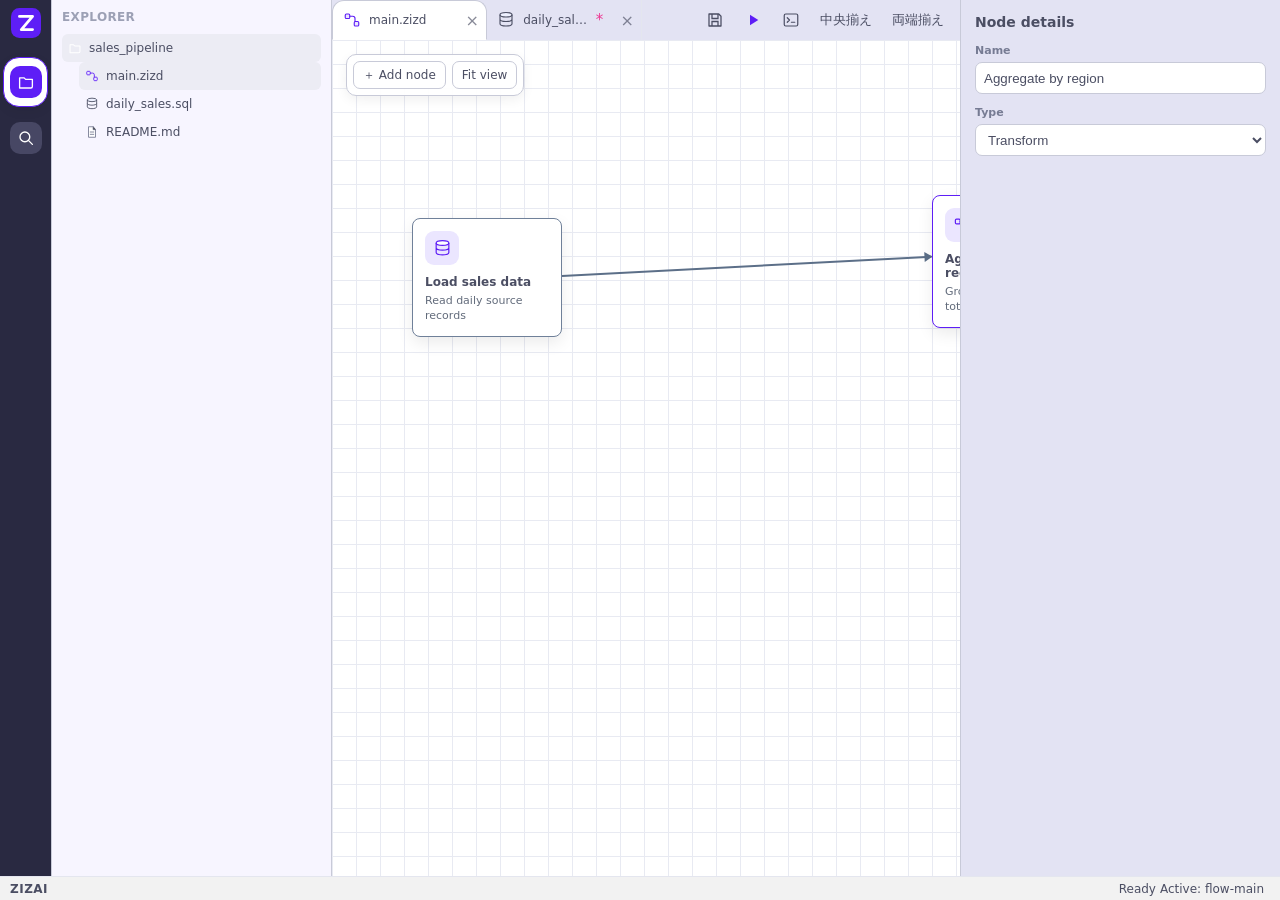
<file: sample/index.html>
<!doctype html>
<html lang="ja">
<head>
  <meta charset="utf-8">
  <meta name="viewport" content="width=device-width, initial-scale=1">
  <title>AppShell sample</title>
  <link rel="stylesheet" href="../src/00_tokens.css">
  <link rel="stylesheet" href="../src/ui-shell.css">
  <link rel="stylesheet" href="./sample.css">
</head>
<body>
  <div id="app-shell-root"></div>

  <script src="../src/shell_types.js"></script>
  <script src="../src/shell_events.js"></script>
  <script src="../src/shell_dom.js"></script>
  <script src="../src/shell_layout.js"></script>
  <script src="../src/shell_regions.js"></script>
  <script src="../src/shell_tabs.js"></script>
  <script src="../src/shell_tab_interactions.js"></script>
  <script src="../src/shell_activitybar.js"></script>
  <script src="../src/shell_shortcuts.js"></script>
  <script src="../src/app_shell.js"></script>
  <script src="./sample.js"></script>
</body>
</html>
</file>
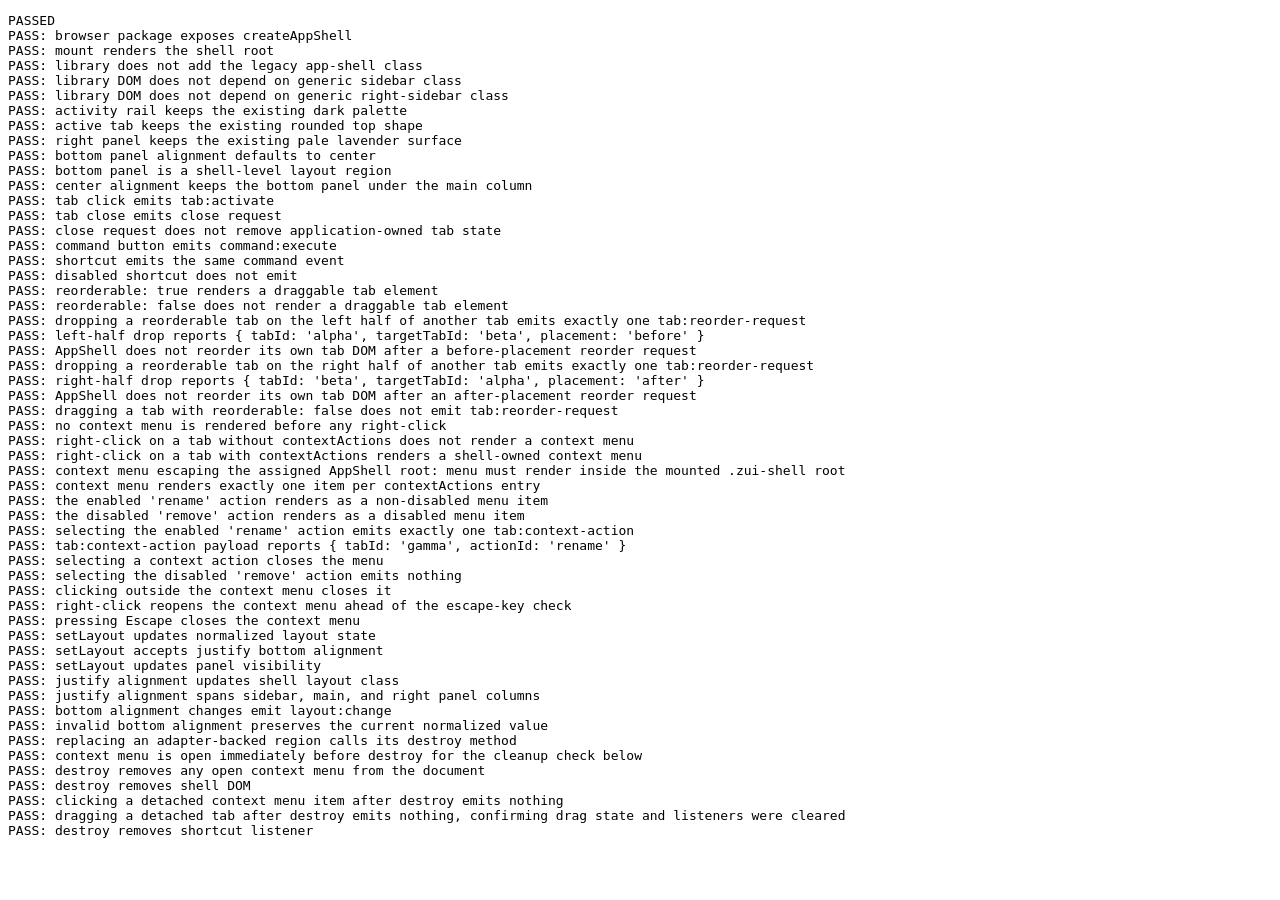
<file: test/index.html>
<!doctype html>
<html lang="ja">
<head>
  <meta charset="utf-8">
  <meta name="viewport" content="width=device-width, initial-scale=1">
  <title>AppShell browser tests</title>
  <link rel="stylesheet" href="../src/00_tokens.css">
  <link rel="stylesheet" href="../src/ui-shell.css">
</head>
<body>
  <div id="test-root"></div>
  <pre id="test-result" data-status="running">RUNNING</pre>

  <script src="../src/shell_types.js"></script>
  <script src="../src/shell_events.js"></script>
  <script src="../src/shell_dom.js"></script>
  <script src="../src/shell_layout.js"></script>
  <script src="../src/shell_regions.js"></script>
  <script src="../src/shell_tabs.js"></script>
  <script src="../src/shell_tab_interactions.js"></script>
  <script src="../src/shell_activitybar.js"></script>
  <script src="../src/shell_shortcuts.js"></script>
  <script src="../src/app_shell.js"></script>
  <script src="./browser.test.js"></script>
</body>
</html>
</file>
<file: src/00_tokens.css>
.zui-shell {
  --surface-page: #fffefe;
  --surface-page2: #fcfcfc;
  --surface-base: #f2f2f2;
  --surface-subtle: #ffffff;
  --surface-hover: #ececf4;
  --surface-sidebar: #292941;
  --surface-workspace: #f7f5ff;
  --surface-workspace-rail: #e3e3f3;
  --surface-activity-icon: #474764;

  --text-primary: #4b4e63;
  --text-secondary: #9ca0b5;
  --text-muted: #767b93;
  --text-on-dark: #ffffff;

  --brand-700: #5e1ef6;
  --brand-600: #5e1ef6;
  --brand-100: #ebe6ff;
  --brand-500: #ec3691;

  --border-default: #c8cad8;
  --border-divider: #e4e6ef;

  --alpha-shadow-06: rgba(0, 0, 0, 0.06);
  --shadow-soft-weak: 0 4px 12px var(--alpha-shadow-06);

  --zui-font-sans: system-ui, -apple-system, "Segoe UI", Roboto, "Noto Sans JP", sans-serif;
  --zui-font-mono: ui-monospace, SFMono-Regular, Menlo, Consolas, monospace;
}
</file>
<file: src/ui-shell.css>
.zui-shell {
  --zui-activitybar-width: 52px;
  --zui-sidebar-width: 280px;
  --zui-right-panel-width: 320px;
  --zui-bottom-panel-height: 220px;
  --zui-topbar-height: 40px;
  --zui-statusbar-height: 24px;
  --zui-topbar-track: 0px;
  --zui-activitybar-track: 0px;
  --zui-sidebar-track: 0px;
  --zui-right-panel-track: 0px;
  --zui-bottom-panel-track: 0px;
  --zui-statusbar-track: 0px;

  width: 100%;
  min-width: 0;
  min-height: 100vh;
  display: grid;
  grid-template-columns:
    var(--zui-activitybar-track)
    var(--zui-sidebar-track)
    minmax(0, 1fr)
    var(--zui-right-panel-track);
  grid-template-rows:
    var(--zui-topbar-track)
    minmax(0, 1fr)
    var(--zui-bottom-panel-track)
    var(--zui-statusbar-track);
  grid-template-areas:
    "topbar topbar topbar topbar"
    "activity sidebar main right"
    "activity sidebar bottom right"
    "status status status status";
  overflow: hidden;
  background: var(--surface-workspace);
  color: var(--text-primary);
  font-family: var(--zui-font-sans);
  font-size: 13px;
}

.zui-shell.has-topbar {
  --zui-topbar-track: var(--zui-topbar-height);
}

.zui-shell.has-activitybar {
  --zui-activitybar-track: var(--zui-activitybar-width);
}

.zui-shell.has-statusbar {
  --zui-statusbar-track: var(--zui-statusbar-height);
}

.zui-shell.is-sidebar-visible {
  --zui-sidebar-track: var(--zui-sidebar-width);
}

.zui-shell.is-right-panel-visible {
  --zui-right-panel-track: var(--zui-right-panel-width);
}

.zui-shell.is-bottom-panel-visible {
  --zui-bottom-panel-track: var(--zui-bottom-panel-height);
}

.zui-shell.is-bottom-panel-justify {
  grid-template-areas:
    "topbar topbar topbar topbar"
    "activity sidebar main right"
    "activity bottom bottom bottom"
    "status status status status";
}

.zui-shell__topbar {
  grid-area: topbar;
  min-width: 0;
  display: flex;
  align-items: center;
  justify-content: space-between;
  border-bottom: 1px solid var(--border-divider);
  background: var(--surface-workspace-rail);
}

.zui-shell__activitybar {
  grid-area: activity;
  min-width: 0;
  min-height: 0;
  padding: 5px 3px;
  display: flex;
  flex-direction: column;
  gap: 10px;
  overflow: hidden;
  border-right: 1px solid var(--border-default);
  background: var(--surface-sidebar);
  color: var(--text-on-dark);
  contain: paint;
  isolation: isolate;
}

.zui-shell__sidebar {
  grid-area: sidebar;
  position: relative;
  min-width: 0;
  min-height: 0;
  overflow: hidden;
  border-right: 1px solid var(--border-default);
  background: var(--surface-workspace);
}

.zui-shell__main {
  grid-area: main;
  min-width: 0;
  min-height: 0;
  display: grid;
  grid-template-rows: auto minmax(0, 1fr);
  overflow: hidden;
  background: var(--surface-workspace);
}

.zui-shell__right-panel {
  grid-area: right;
  position: relative;
  min-width: 0;
  min-height: 0;
  overflow: hidden;
  border-left: 1px solid var(--border-default);
  background: var(--surface-workspace-rail);
}

.zui-shell__bottom-panel {
  grid-area: bottom;
  grid-column: 3 / 4;
  position: relative;
  min-width: 0;
  min-height: 0;
  overflow: hidden;
  border-top: 1px solid var(--border-default);
  background: var(--surface-subtle);
}

.zui-shell.is-bottom-panel-justify .zui-shell__bottom-panel {
  grid-column: 2 / 5;
}

.zui-shell__statusbar {
  grid-area: status;
  min-width: 0;
  display: flex;
  align-items: center;
  justify-content: space-between;
  gap: 8px;
  padding: 0 8px;
  overflow: hidden;
  border-top: 1px solid var(--border-divider);
  background: var(--surface-base);
  font-size: 12px;
}

.zui-shell__region-content {
  min-width: 0;
  min-height: 0;
}

.zui-shell__topbar > .zui-shell__region-content,
.zui-shell__statusbar > .zui-shell__region-content {
  flex: 1 1 auto;
  overflow: hidden;
}

.zui-shell__activitybar > .zui-shell__region-content {
  flex: 0 0 auto;
}

.zui-shell__main-content,
.zui-shell__bottom-panel > .zui-shell__region-content,
.zui-shell__right-panel > .zui-shell__region-content,
.zui-shell__sidebar > .zui-shell__region-content {
  width: 100%;
  height: 100%;
  overflow: auto;
}

.zui-shell__tabbar {
  min-width: 0;
  min-height: 40px;
  display: flex;
  align-items: stretch;
  justify-content: space-between;
  overflow: hidden;
  border-bottom: 0;
  background: var(--surface-workspace-rail);
  user-select: none;
}

.zui-shell__tabs {
  min-width: 0;
  display: flex;
  align-items: stretch;
  overflow-x: auto;
  overflow-y: hidden;
  scrollbar-width: thin;
}

.zui-shell__tab {
  flex: 0 1 220px;
  min-width: 120px;
  max-width: 280px;
  height: 40px;
  display: flex;
  align-items: stretch;
  border-right: 1px solid var(--border-divider);
  background: var(--surface-workspace-rail);
}

.zui-shell__tab.is-active {
  position: relative;
  z-index: 1;
  margin-bottom: -1px;
  border-top: 1px solid var(--border-default);
  border-right: 1px solid var(--border-default);
  border-bottom: 1px solid var(--surface-subtle);
  border-left: 1px solid var(--border-default);
  border-top-left-radius: 12px;
  border-top-right-radius: 12px;
  background: var(--surface-subtle);
}

.zui-shell__tab-activate {
  min-width: 0;
  flex: 1 1 auto;
  display: flex;
  align-items: center;
  gap: 8px;
  padding: 0 10px;
  overflow: hidden;
  border: 0;
  border-radius: inherit;
  background: transparent;
  color: inherit;
  font: inherit;
  cursor: pointer;
}

.zui-shell__tab-title {
  min-width: 0;
  flex: 1 1 auto;
  overflow: hidden;
  text-align: left;
  text-overflow: ellipsis;
  white-space: nowrap;
  font-size: 12px;
}

.zui-shell__tab-icon,
.zui-shell__command-icon,
.zui-shell__activity-icon {
  flex: 0 0 auto;
  width: 18px;
  height: 18px;
  display: block;
  object-fit: contain;
}

.zui-shell__tab-dirty {
  flex: 0 0 auto;
  color: var(--brand-500);
  font-size: 15px;
  line-height: 1;
}

.zui-shell__tab-badge,
.zui-shell__activity-badge {
  min-width: 16px;
  padding: 1px 4px;
  border-radius: 8px;
  background: var(--brand-600);
  color: var(--text-on-dark);
  font-size: 10px;
  line-height: 14px;
  text-align: center;
}

.zui-shell__tab-close,
.zui-shell__command,
.zui-shell__activity {
  border: 0;
  font-family: var(--zui-font-sans);
  cursor: pointer;
}

.zui-shell__tab-close {
  flex: 0 0 auto;
  width: 28px;
  padding: 0;
  border-radius: 0 10px 0 0;
  background: transparent;
  color: inherit;
  font-size: 16px;
  opacity: 0.66;
}

.zui-shell__tab-close:hover {
  background: var(--surface-hover);
  opacity: 1;
}

.zui-shell__tab-context-menu {
  position: fixed;
  z-index: 1000;
  min-width: 160px;
  padding: 4px;
  display: flex;
  flex-direction: column;
  gap: 2px;
  border: 1px solid var(--border-default);
  border-radius: 8px;
  background: var(--surface-base);
  box-shadow: var(--shadow-soft-weak);
}

.zui-shell__tab-context-menu-item {
  border: 0;
  border-radius: 6px;
  padding: 6px 10px;
  background: transparent;
  color: inherit;
  font: inherit;
  text-align: left;
  cursor: pointer;
}

.zui-shell__tab-context-menu-item:hover:not(:disabled) {
  background: var(--surface-hover);
}

.zui-shell__tab-context-menu-item:disabled {
  cursor: default;
  opacity: 0.45;
}

.zui-shell__commands,
.zui-shell__status-items {
  min-width: 0;
  display: flex;
  align-items: center;
  gap: 4px;
}

.zui-shell__tabbar > .zui-shell__commands {
  flex: 0 0 auto;
  padding: 4px 8px;
}

.zui-shell__command {
  min-width: 32px;
  min-height: 32px;
  display: inline-flex;
  align-items: center;
  justify-content: center;
  gap: 6px;
  padding: 4px 8px;
  border-radius: 8px;
  background: transparent;
  color: inherit;
}

.zui-shell__command:hover:not(:disabled) {
  background: var(--surface-hover);
}

.zui-shell__command:disabled {
  cursor: default;
  opacity: 0.45;
}

.zui-shell__activities {
  flex: 1 1 auto;
  min-height: 0;
  display: flex;
  flex-direction: column;
  align-items: stretch;
  gap: 6px;
}

.zui-shell__activity {
  position: relative;
  width: 100%;
  min-height: 50px;
  display: inline-flex;
  align-items: center;
  justify-content: center;
  padding: 3px 2px;
  border: 1px solid transparent;
  border-radius: 16px;
  background: transparent;
  color: var(--text-on-dark);
}

.zui-shell__activity:hover:not(:disabled) {
  background: rgba(255, 255, 255, 0.10);
}

.zui-shell__activity.is-active {
  border-color: var(--brand-600);
  background: var(--surface-subtle);
  box-shadow: var(--shadow-soft-weak);
}

.zui-shell__activity.is-active .zui-shell__activity-icon,
.zui-shell__activity.is-active .zui-shell__activity-fallback {
  background: var(--brand-600);
  color: var(--text-on-dark);
}

.zui-shell__activity-icon,
.zui-shell__activity-fallback {
  width: 32px;
  height: 32px;
  display: inline-flex;
  align-items: center;
  justify-content: center;
  border-radius: 10px;
  background: var(--surface-activity-icon);
  color: var(--text-on-dark);
  font-size: 12px;
  font-weight: 700;
}

.zui-shell__activity-icon {
  padding: 7px;
}

.zui-shell__activity-badge {
  position: absolute;
  right: 2px;
  bottom: 2px;
}

.zui-shell__status-item {
  min-width: 0;
  overflow: hidden;
  text-overflow: ellipsis;
  white-space: nowrap;
}

.zui-shell__resizer {
  position: absolute;
  z-index: 5;
}

.zui-shell__resizer--sidebar {
  top: 0;
  right: 0;
  width: 8px;
  height: 100%;
  cursor: ew-resize;
}

.zui-shell__resizer--right {
  top: 0;
  left: 0;
  width: 8px;
  height: 100%;
  cursor: ew-resize;
}

.zui-shell__resizer--bottom {
  top: 0;
  left: 0;
  width: 100%;
  height: 8px;
  cursor: ns-resize;
}

.zui-shell__resizer:hover {
  background: rgba(94, 30, 246, 0.18);
}

.zui-shell :is(button, [tabindex]):focus-visible {
  outline: 2px solid var(--brand-600);
  outline-offset: -2px;
}

.zui-shell-resizing {
  cursor: default;
  user-select: none;
}

.zui-shell [hidden] {
  display: none !important;
}
</file>
<file: sample/sample.css>
* {
  box-sizing: border-box;
}

html,
body,
#app-shell-root {
  width: 100%;
  height: 100%;
  margin: 0;
  overflow: hidden;
}

body {
  background: #f7f5ff;
}

#app-shell-root .zui-shell {
  min-height: 100%;
  height: 100%;
}

.sample-brand {
  width: 100%;
  min-height: 42px;
  display: flex;
  align-items: center;
  justify-content: center;
  padding: 2px 0 8px;
}

.sample-brand img {
  width: 30px;
  height: 30px;
}

.sample-sidebar {
  min-height: 100%;
  padding: 10px;
  color: #4b4e63;
  background: #f7f5ff;
}

.sample-section-title {
  margin: 0 0 10px;
  font-size: 12px;
  font-weight: 700;
  letter-spacing: 0.03em;
  color: #9ca0b5;
  text-transform: uppercase;
}

.sample-tree,
.sample-tree ul {
  margin: 0;
  padding: 0;
  list-style: none;
}

.sample-tree ul {
  padding-left: 17px;
}

.sample-tree-item {
  min-height: 28px;
  display: flex;
  align-items: center;
  gap: 7px;
  padding: 4px 6px;
  border-radius: 6px;
  font-size: 12px;
}

.sample-tree-item:hover,
.sample-tree-item.is-current {
  background: #ececf4;
}

.sample-tree-item img {
  width: 14px;
  height: 14px;
}

.sample-canvas {
  position: relative;
  width: 100%;
  height: 100%;
  min-height: 0;
  overflow: hidden;
  background-color: #ffffff;
  background-image:
    linear-gradient(#e8eaf2 1px, transparent 1px),
    linear-gradient(90deg, #e8eaf2 1px, transparent 1px);
  background-size: 24px 24px;
}

.sample-canvas-toolbar {
  position: absolute;
  top: 14px;
  left: 14px;
  z-index: 2;
  display: flex;
  align-items: center;
  gap: 6px;
  padding: 6px;
  border: 1px solid #c8cad8;
  border-radius: 10px;
  background: rgba(255, 255, 255, 0.94);
  box-shadow: 0 4px 12px rgba(0, 0, 0, 0.06);
}

.sample-canvas-toolbar button {
  height: 28px;
  padding: 0 9px;
  border: 1px solid #c8cad8;
  border-radius: 7px;
  background: #ffffff;
  color: #4b4e63;
  font: 12px system-ui, sans-serif;
}

.sample-flow-line {
  position: absolute;
  top: 235px;
  left: 230px;
  width: 370px;
  height: 2px;
  background: #5c6f88;
  transform: rotate(-3deg);
  transform-origin: left center;
}

.sample-flow-line::after {
  content: "";
  position: absolute;
  top: -4px;
  right: -1px;
  border-top: 5px solid transparent;
  border-bottom: 5px solid transparent;
  border-left: 8px solid #5c6f88;
}

.sample-node {
  position: absolute;
  width: 150px;
  min-height: 112px;
  padding: 12px;
  border: 1px solid #6f8099;
  border-radius: 8px;
  background: #ffffff;
  box-shadow: 0 6px 16px rgba(0, 0, 0, 0.08);
}

.sample-node--source {
  top: 178px;
  left: 80px;
}

.sample-node--transform {
  top: 155px;
  left: 600px;
  border-color: #5e1ef6;
}

.sample-node-icon {
  width: 34px;
  height: 34px;
  display: flex;
  align-items: center;
  justify-content: center;
  margin-bottom: 10px;
  border-radius: 9px;
  background: #ebe6ff;
}

.sample-node-icon img {
  width: 19px;
  height: 19px;
}

.sample-node-title {
  font-size: 12px;
  font-weight: 700;
  color: #4b4e63;
}

.sample-node-description {
  margin-top: 4px;
  color: #626b7b;
  font-size: 11px;
  line-height: 1.4;
}

.sample-text-editor {
  width: 100%;
  height: 100%;
  display: flex;
  flex-direction: column;
  background: #ffffff;
}

.sample-text-path {
  flex: 0 0 auto;
  padding: 8px 12px;
  border-bottom: 1px solid #e4e6ef;
  background: #f9fafe;
  color: #9ca0b5;
  font-size: 12px;
}

.sample-code {
  flex: 1 1 auto;
  margin: 0;
  padding: 16px;
  overflow: auto;
  color: #1f2937;
  background: #ffffff;
  font: 12px/1.55 Consolas, "Courier New", monospace;
  white-space: pre;
}

.sample-properties {
  height: 100%;
  padding: 14px;
  background: #e3e3f3;
  color: #4b4e63;
}

.sample-properties h2 {
  margin: 0 0 14px;
  font-size: 14px;
}

.sample-field {
  display: grid;
  gap: 5px;
  margin-bottom: 12px;
}

.sample-field label {
  color: #767b93;
  font-size: 11px;
  font-weight: 700;
}

.sample-field input,
.sample-field select {
  width: 100%;
  height: 32px;
  padding: 0 8px;
  border: 1px solid #c8cad8;
  border-radius: 7px;
  background: #ffffff;
  color: #4b4e63;
}

.sample-terminal {
  height: 100%;
  padding: 12px;
  overflow: auto;
  background: #ffffff;
  color: #4b4e63;
  font: 12px/1.5 Consolas, monospace;
}

.sample-terminal-line {
  display: flex;
  gap: 8px;
}

.sample-terminal-time {
  color: #9ca0b5;
}

.sample-status-brand {
  padding-left: 2px;
  font-weight: 700;
  letter-spacing: 0.04em;
}
</file>
